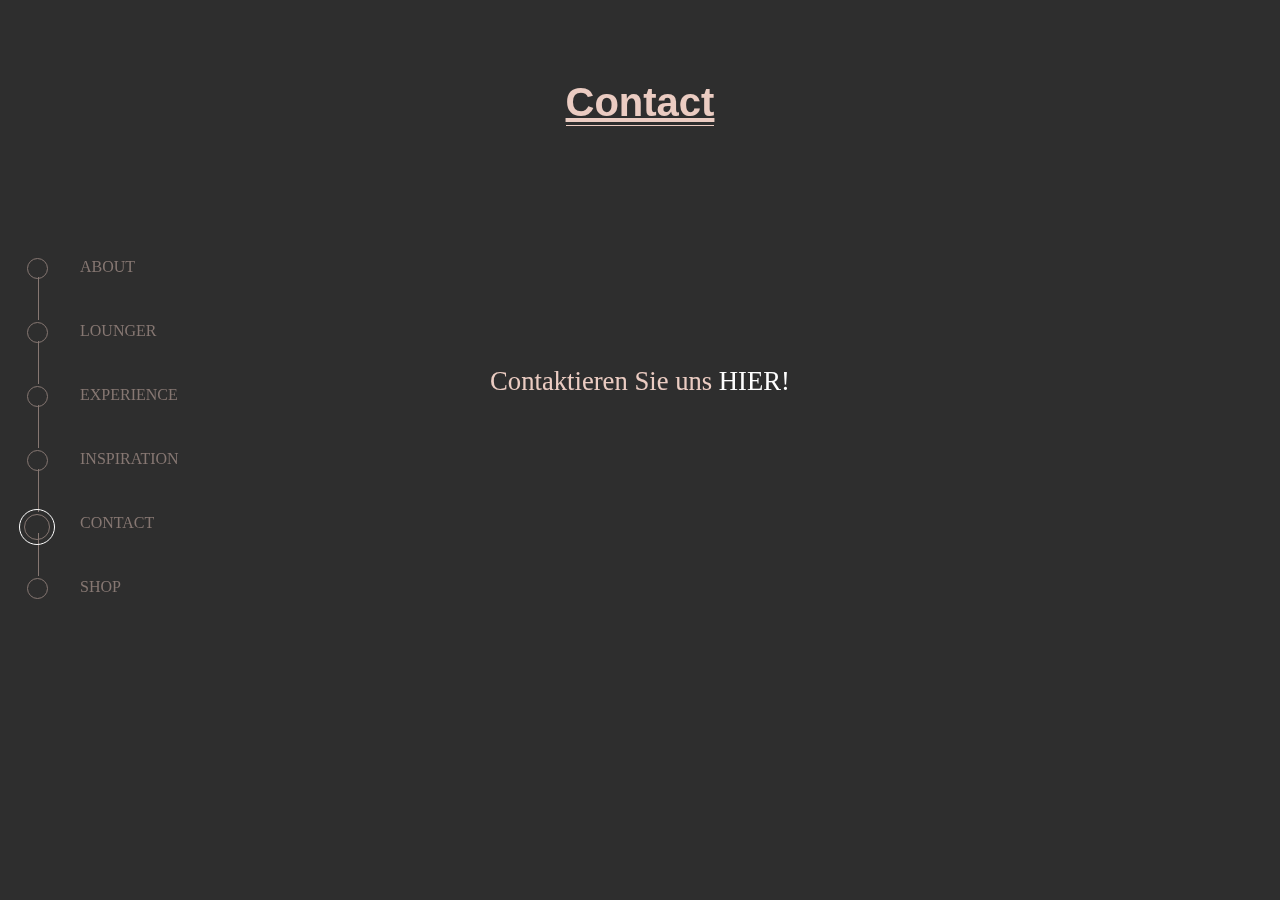
<file: assets/html/contact.html>
<!DOCTYPE html>
<html lang="en">

<head>
    <meta charset="UTF-8">
    <meta http-equiv="X-UA-Compatible" content="IE=edge">
    <meta name="viewport" content="width=device-width, initial-scale=1.0">
    <link rel="stylesheet" href="../css/style.css">
    <title>Contact</title>
</head>

<body>
    <nav class="mnnavi">
        <ul>
            <li><a href="../../index.html">About</a></li>
            <li><a href="./Lounger.html">Lounger</a></li>
            <li><a href="./experience.html">Experience</a></li>
            <li><a href="./inspiration.html">Inspiration</a></li>
            <li class="active"><a href="./contact.html">Contact</a></li>
            <li><a class="last" href="./shop.html">Shop</a></li>
        </ul>
    </nav>
    <main class="cmain">
         <h1 class="cheins">Contact</h1>
        <p class="ctext"> Contaktieren Sie uns
  <a class="mail" href="mailto:namdar.d99@gmail.com"> HIER!</a></p>
    </main>
</body>

</html>
</file>
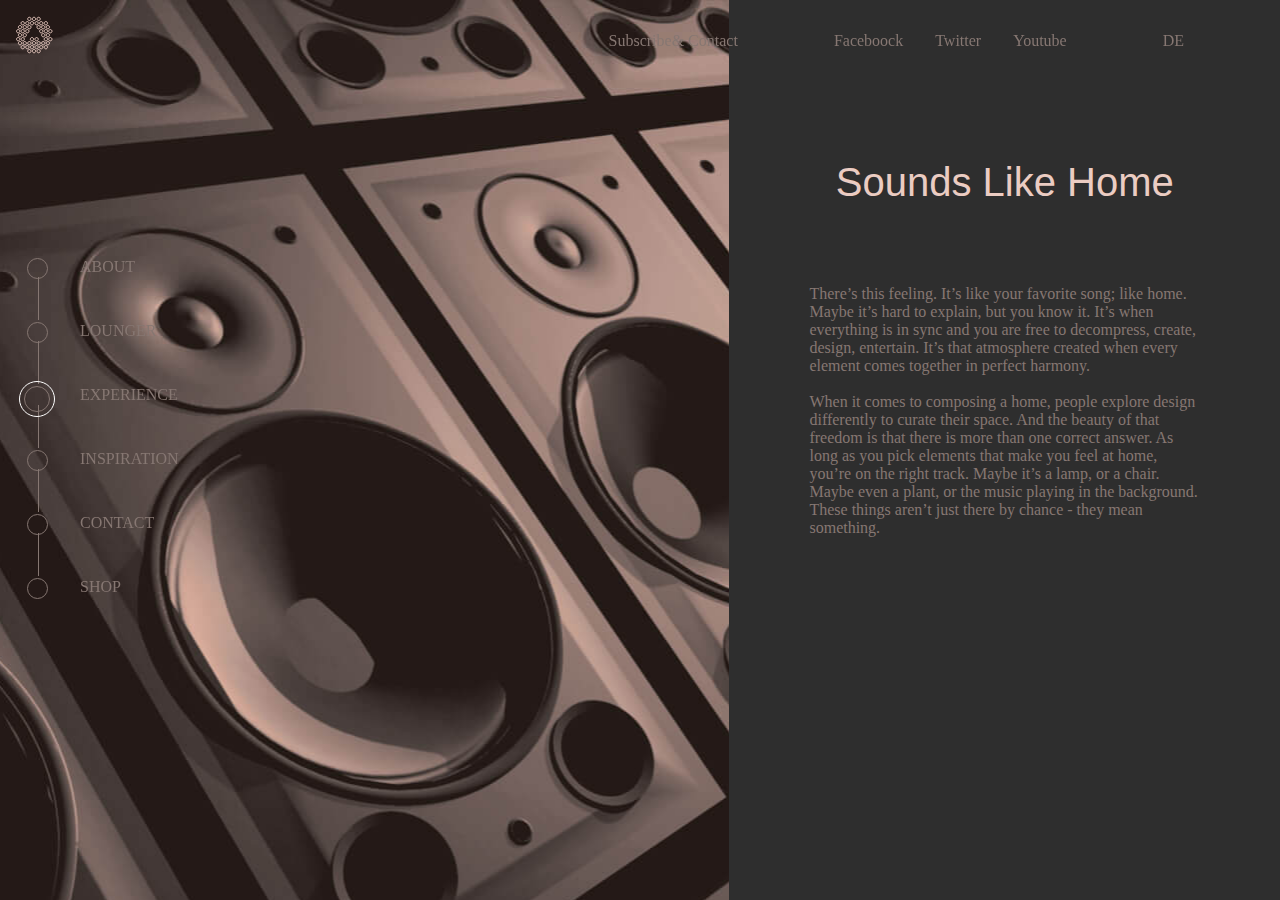
<file: assets/html/experience.html>
<!DOCTYPE html>
<html lang="en">
<head>
    <meta charset="UTF-8">
    <meta http-equiv="X-UA-Compatible" content="IE=edge">
    <meta name="viewport" content="width=device-width, initial-scale=1.0">
    <link rel="stylesheet" href="../css/style.css">
    <title>Experience</title>
</head>
<body>
        <nav class="mnnav">
            <ul>
                <li><a href="../../index.html">About</a></li>
                <li><a href="./Lounger.html">Lounger</a></li>
                <li class="active"><a href="#">Experience</a></li>
                <li><a href="./inspiration.html">Inspiration</a></li>
                <li><a href="./contact.html">Contact</a></li>
                <li><a class="last" href="./shop.html">Shop</a></li>
            </ul>
        </nav>
    <header>
        <nav class="lol">
            <img class="logo" src="../img/logo.svg" alt="">
            <a class="subs oben" href="#">Subscribe& Contact</a>
            <a class="oben" href="#">Faceboock</a>
            <a class="oben" href="#">Twitter</a>
            <a class="subs oben" href="#">Youtube</a>
            <a  class="oben" href="#">DE</a>
        </nav>
    </header>
    <main class="lounge-ma">
        <div class="experience_back">
    </div>
    <div class="lounge-text">
<h1>Sounds Like Home</h1>
<p>There’s this feeling. It’s like your favorite song; like home. Maybe it’s hard to explain, but you know it. It’s when everything is in sync and you are free to decompress, create, design, entertain. It’s that atmosphere created when every element comes together in perfect harmony. 
    <br>
    <br>
    When it comes to composing a home, people explore design differently to curate their space. And the beauty of that freedom is that there is more than one correct answer. As long as you pick elements that make you feel at home, you’re on the right track. Maybe it’s a lamp, or a chair. Maybe even a plant, or the music playing in the background. These things aren’t just there by chance - they mean something.
</p>
    </div>
    </main>
</body>
</html>
</file>
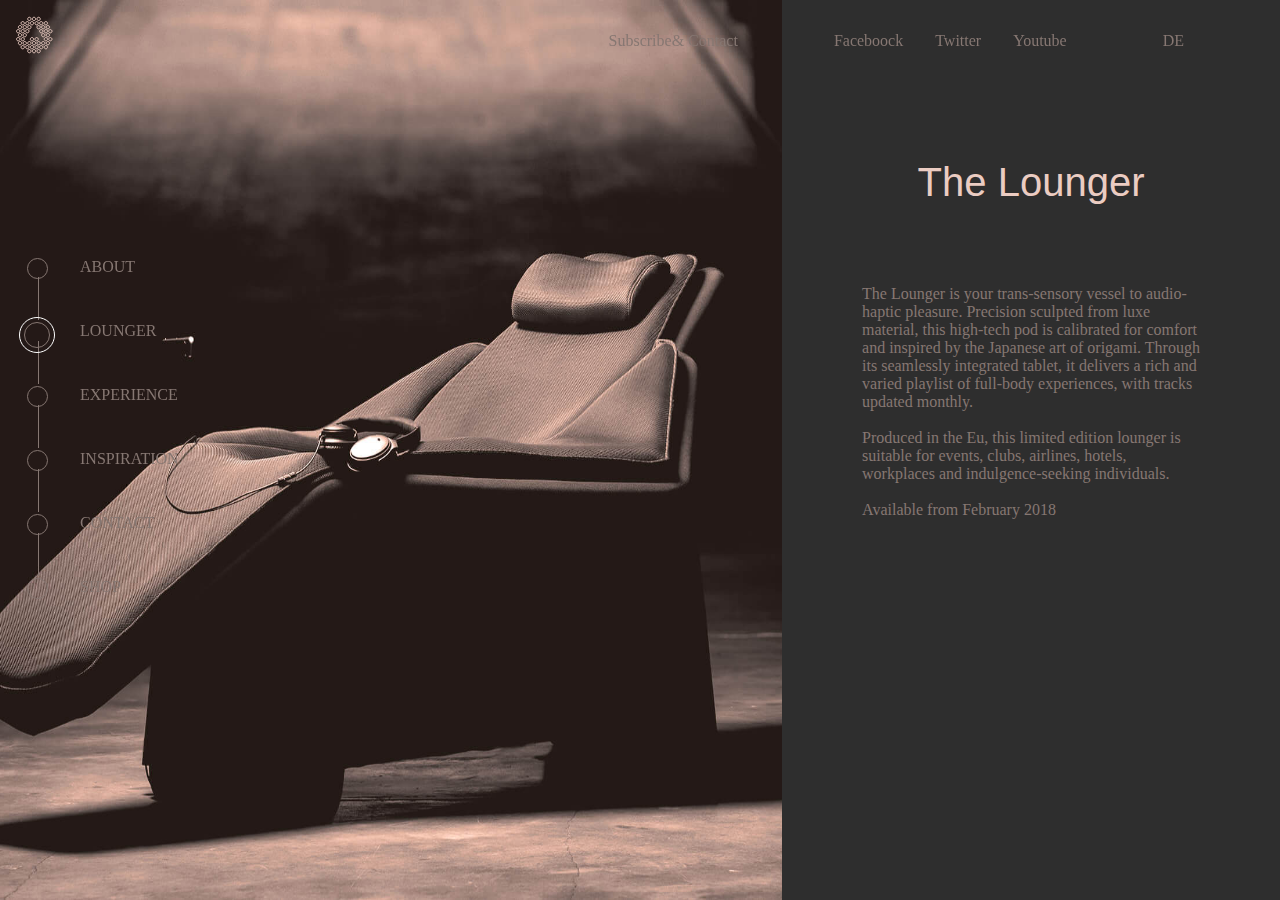
<file: assets/html/Lounger.html>
<!DOCTYPE html>
<html lang="en">
<head>
    <meta charset="UTF-8">
    <meta http-equiv="X-UA-Compatible" content="IE=edge">
    <meta name="viewport" content="width=device-width, initial-scale=1.0">
    <link rel="stylesheet" href="../css/style.css">
    <title>Lounger</title>
</head>
<body>
    <main class="mainAbout">
        <nav class="mnnav">
            <ul>
                <li><a href="../../index.html">About</a></li>
                <li class="active"><a href="#">Lounger</a></li>
                <li><a href="./experience.html">Experience</a></li>
                <li><a href="./inspiration.html">Inspiration</a></li>
                <li><a href="./contact.html">Contact</a></li>
                <li><a class="last" href="./shop.html">Shop</a></li>
            </ul>
        </nav>
    <header>
        <nav class="lol">
            <img class="logo" src="../img/logo.svg" alt="">
            <a class="subs oben" href="#">Subscribe& Contact</a>
            <a class="oben" href="#">Faceboock</a>
            <a class="oben" href="#">Twitter</a>
            <a class="subs oben" href="#">Youtube</a>
            <a  class="oben" href="#">DE</a>
        </nav>
    </header>
    <main class="lounge-ma">
        <div class="lounge_back">
    </div>
    <div class="lounge-text">
<h1>The Lounger</h1>
<p>The Lounger is your trans-sensory vessel to audio-haptic pleasure. Precision sculpted from luxe material, this high-tech pod is calibrated for comfort and inspired by the Japanese art of origami. Through its seamlessly integrated tablet, it delivers a rich and varied playlist of full-body experiences, with tracks updated monthly. <br> <br>
    Produced in the Eu, this limited edition lounger is suitable for events, clubs, airlines, hotels, workplaces and indulgence-seeking individuals. <br> <br>
     Available from February 2018
</p>
    </div>
    </main>
</body>
</html>
</file>
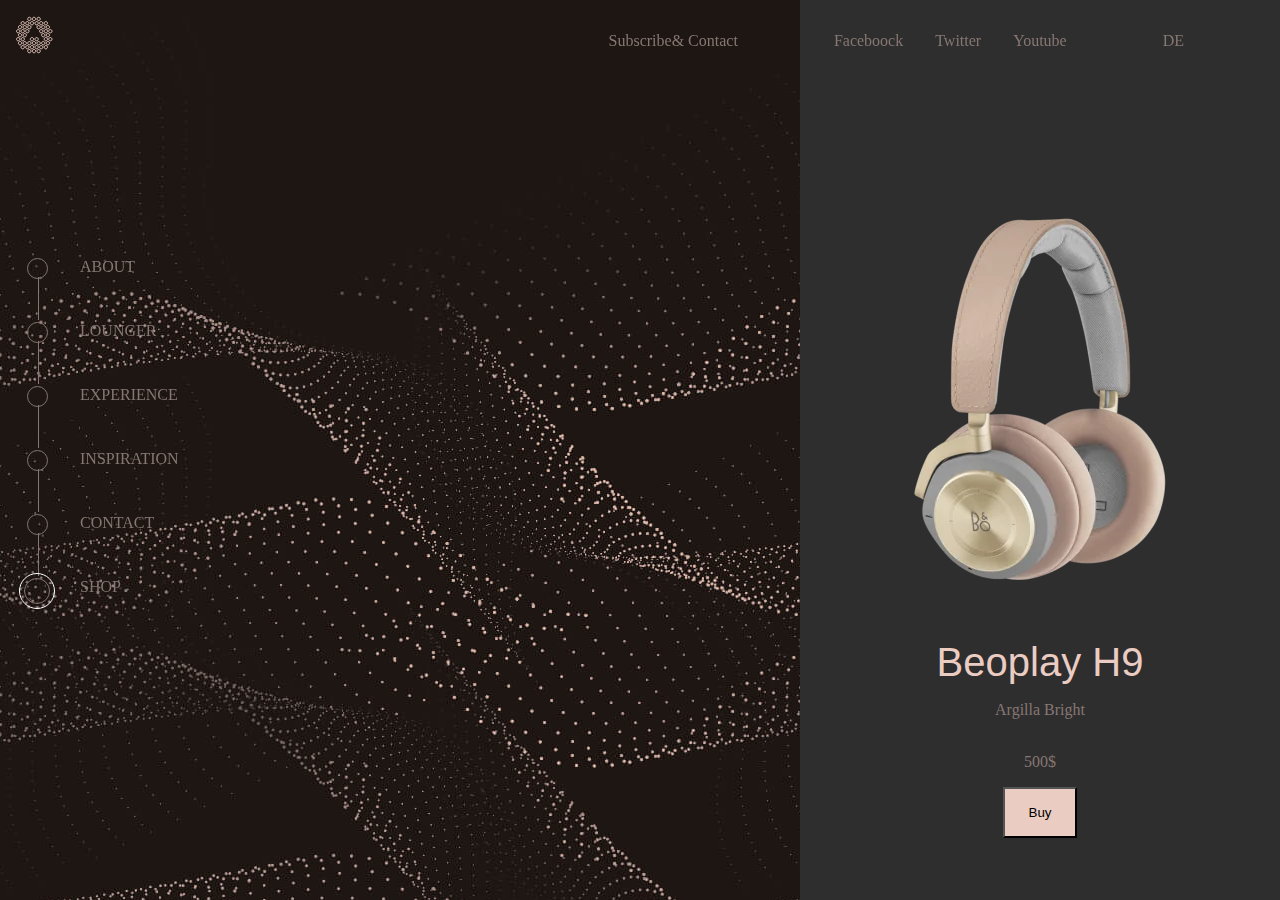
<file: assets/html/shop.html>
<!DOCTYPE html>
<html lang="en">

<head>
    <meta charset="UTF-8">
    <meta http-equiv="X-UA-Compatible" content="IE=edge">
    <meta name="viewport" content="width=device-width, initial-scale=1.0">
    <link rel="stylesheet" href="../css/style.css">
    <title>Experience</title>
</head>

<body>
    <main class="mainAbout">
        <nav class="mnnav">
            <ul>
                <li><a href="../../index.html">About</a></li>
                <li><a href="./Lounger.html">Lounger</a></li>
                <li><a href="./experience.html">Experience</a></li>
                <li><a href="./inspiration.html">Inspiration</a></li>
                <li><a href="./contact.html">Contact</a></li>
                <li class="active"><a class="last" href="#">Shop</a></li>
            </ul>
        </nav>
        <header>
            <nav class="lol">
                <img class="logo" src="../img/logo.svg" alt="">
                <a class="subs oben" href="#">Subscribe& Contact</a>
                <a class="oben" href="#">Faceboock</a>
                <a class="oben" href="#">Twitter</a>
                <a class="subs oben" href="#">Youtube</a>
                <a class="oben" href="#">DE</a>
            </nav>
        </header>


        <main class="shop-ma">
            <div class="shop_back">
            </div>
            <div class="shop-text">
                <img src="../img/h9-argilla-bright-hero-1000x1000.webp" alt="">
                <h1>Beoplay H9 </h1>
                <p>Argilla Bright
                    <br>
                    <br>
                <p class="preis">
                    500$</p>
                </p>
                <button>Buy</button>
            </div>
        </main>
</body>

</html>
</file>
<file: assets/css/style.css>
* {
    margin: 0;
    padding: 0;
}

/*
Assets:
Font: Work sans
Farben: #2e2e2e / / rgb(234, 204, 194) / #ebccc2 / #fff /rgb(115, 115, 115) 
*/
body {
    background-color: #2e2e2e;
}

.lol {
    position: fixed;
    display: flex;
    justify-content: flex-end;
    align-items: center;
    top: 0;
    right: 0;
    margin: 1rem 5rem;
}

.oben {

    margin: 1rem;
    text-decoration: none;
    align-self: flex-end;
    color: #867772;
}

a:hover {
    text-decoration: underline;
    color: rgb(234, 204, 194);
}

.logo {
    margin: 1rem;
    position: fixed;
    top: 0;
    left: 0;
    vertical-align: super;
}

.subs {
    margin-right: 5rem;
}

.asdf {
    display: flex;
    justify-content: center;
    align-items: center;
    color: #ebccc2;
    margin-top: 10rem;
}

h1 {
    font-size: 30pt;
    font-weight: 100;
    font-family: 'Lucida Sans', 'Lucida Sans Regular', 'Lucida Grande', 'Lucida Sans Unicode', Geneva, Verdana, sans-serif;
}

.first {
    background-image: url("../img/section-about-1.jpg");
    background-position: center;
    background-size: cover;
    height: 90vh;
    margin: 5rem;
}

.foot {
    display: flex;
    justify-content: center;
    align-items: center;

}

.fofir {
    width: 100%;
    background-image: url("../img/BS1_NYC_Home.webp");
    background-position: center;
    background-size: cover;
    height: 50vh;
    margin: 5rem;
    margin-left: 15rem;

}

.fosec h1 {
    color: #ebccc2;
}

.fosec p {
    margin-top: 5rem;
    color: #867772;
    padding-right: 15rem;
}

/*=============
second page
=============*/
.lounge-ma {
    display: flex;
    justify-content: center;
    align-items: flex-start;
}

.lounge_back {
    display: flex;
    justify-content: center;
    align-items: center;
    background-image: url("../img/section-voyager.jpg");
    background-position: top;
    background-size: 150% 100%;
    background-repeat: no-repeat;
    height: 100vh;
    width: 220rem;
}

.lounge-text {
    flex-direction: column;
    display: flex;
    align-items: center;
    margin-top: 10rem;
}

.lounge-text p {
    margin: 5rem;
    color: #867772;
}

.lounge-text h1 {
    color: #ebccc2;
}

/*=================
page nr 3
=====*/

.experience_back {
    display: flex;
    justify-content: center;
    align-items: center;
    background-image: url("../img/section-experience-1.jpg");
    background-position: top;

    background-repeat: no-repeat;
    height: 100vh;
    width: 230rem;
}

/*==========
page 4
=========*/

video {
    width: 50rem;
    height: 35rem;
    margin: 10rem 25%;
}

.mmaaiinn {
    padding: 10rem;
}

h4 {
    color: #ebccc2;
    font-weight: 100;
    font-size: 20pt;
    font-family: 'Franklin Gothic Medium', 'Arial Narrow', Arial, sans-serif;
}

.heins {
    color: #ebccc2;
}

.ramen {
    margin-top: 2rem;
    font-size: 9pt;
    color: #867772;
    width: min-content;
    border: solid #fff;
    padding: .2rem .5rem;
}

.rammen {
    display: flex;
    gap: .4rem;
}

.q {
    margin-top: .5rem;
    color: #867772;
}

.baelle {
    background-image: url("../img/ETC_6.webp");
    width: 110%;
    background-position: center;
    background-size: cover;
}

.texte {
    width: 100%;
    height: 45rem;
    padding: 1rem;
}

.haupt {
    display: flex;
    justify-content: center;
    margin-top: 5rem;
}

.aa {
    margin: 5rem 0 5rem;
}

.heinss {
    margin-bottom: 4rem;
    color: #ebccc2;
}

.qp {

    color: #867772;
}

.baellle {
    background-image: url("../img/ETC_5.webp");
    width: 105%;
    background-position: center;
    background-size: cover;
}

.textee {
    width: 100%;
    height: 45rem;
    padding: 1rem;
}

.hauptt {
    display: flex;
    justify-content: center;
}

/*===========
page 5 
=========*/

.shop-ma {
    display: flex;
    justify-content: center;
    align-items: flex-start;
}

.shop_back {
    display: flex;
    justify-content: center;
    align-items: center;
    background-image: url("../img/section-composition4.jpg");
    background-position: top;
    background-repeat: no-repeat;
    height: 100vh;
    width: 900rem;
}

.shop-text {
    flex-direction: column;
    display: flex;
    align-items: center;
    margin-top: 10rem;
    text-align: center;
}

.shop-text p {
    margin-top: 1rem;
    color: #867772;
}

.shop-text h1 {
    color: #ebccc2;
}

button {
    background-color: #ebccc2;
    padding: 1rem 1.5rem;
}

.preis {
    margin-top: 2rem;
}
/*===============
PaGE nR 6 
===========*/
.cmain{
    display: flex;
    justify-content: center;
    align-items: center;
    align-content: center;
    flex-direction: column;
    overflow: hidden;

}
.cheins {
    color: #ebccc2;
    margin-top: 5rem;
    font-weight: bolder;
    text-decoration: underline;
    border-bottom: #ebccc2 solid .1rem;

}
.ctext{
    font-size: 20pt;
    margin-top: 15rem;
    color: #ebccc2;
}
.mail{
    color: #fff;
    border-bottom: solid white;
    padding-bottom: 1rem;
    text-decoration: none;
}
.mail:hover{
    text-decoration: overline wavy;
    color: #867772
}


/*luull
=====*/
.mnnav {
    position: fixed;
    display: flex;
    align-items: center;
    height: 100vh;
    width: 100%;
    top: 0;
    left: 0;
    z-index:0;
}

.mnnav a {
    text-decoration: none;
    color: #867772;
    font-size: 1rem;
    vertical-align: middle;
    text-transform: uppercase;
    height: 4rem;
    margin-left: 5rem
}

.mnnav a:hover {
    color: #ebccc2;
}

.mnnav a::before {
    content: "";
    position: absolute;
    left: 2.35rem;
    margin-top: 1.2rem;
    height: 2.7em;
    border-left: 1px solid #867772;
    z-index: -1;
}

.mnnav .last::before {
    content: "";
    position: absolute;
    margin-top: 1rem;
    height: 1rem;
    border-left: 0px solid white;
}

.mnnav ul {
    display: flex;
    flex-direction: column;
}

.mnnav li {
    list-style: circle;
    vertical-align: top;
    color: #867772;
    display: flex;
    flex-direction: row;
    align-items: center;
}

.mnnav li::before {
    display: flex;
    position: absolute;
    content: "";
    left: 1.7rem;
    width: 1.2rem;
    height: 1.2rem;
    border-radius: 100%;
    border: 1px solid #867772;
    align-self: flex-start;
}

.mnnav .active::before {
    display: flex;
    position: absolute;
    ;
    content: "";
    left: 1.5rem;
    width: 1.5rem;
    height: 1.5rem;
    border-radius: 100%;
    border: 1px solid #867772;
    outline-offset: .3rem;
    outline-width: .1rem;
    outline-color: white;
    outline-style: solid;

}

/*======================================
Contact nav
*/
.mnnavi {
    position: fixed;
    display: flex;
    align-items: center;
    height: 100vh;
    width: 100%;
    top: 0;
    left: 0;
    z-index:-1;
}

.mnnavi a {
    text-decoration: none;
    color: #867772;
    font-size: 1rem;
    vertical-align: middle;
    text-transform: uppercase;
    height: 4rem;
    margin-left: 5rem
}

.mnnavi a:hover {
    color: #ebccc2;
}

.mnnavi a::before {
    content: "";
    position: absolute;
    left: 2.35rem;
    margin-top: 1.2rem;
    height: 2.7em;
    border-left: 1px solid #867772;
    z-index: -1;
}

.mnnavi .last::before {
    content: "";
    position: absolute;
    margin-top: 1rem;
    height: 1rem;
    border-left: 0px solid white;
}

.mnnavi ul {
    display: flex;
    flex-direction: column;
}

.mnnavi li {
    list-style: circle;
    vertical-align: top;
    color: #867772;
    display: flex;
    flex-direction: row;
    align-items: center;
}

.mnnavi li::before {
    display: flex;
    position: absolute;
    content: "";
    left: 1.7rem;
    width: 1.2rem;
    height: 1.2rem;
    border-radius: 100%;
    border: 1px solid #867772;
    align-self: flex-start;
}

.mnnavi .active::before {
    display: flex;
    position: absolute;
    ;
    content: "";
    left: 1.5rem;
    width: 1.5rem;
    height: 1.5rem;
    border-radius: 100%;
    border: 1px solid #867772;
    outline-offset: .3rem;
    outline-width: .1rem;
    outline-color: white;
    outline-style: solid;

}
</file>
